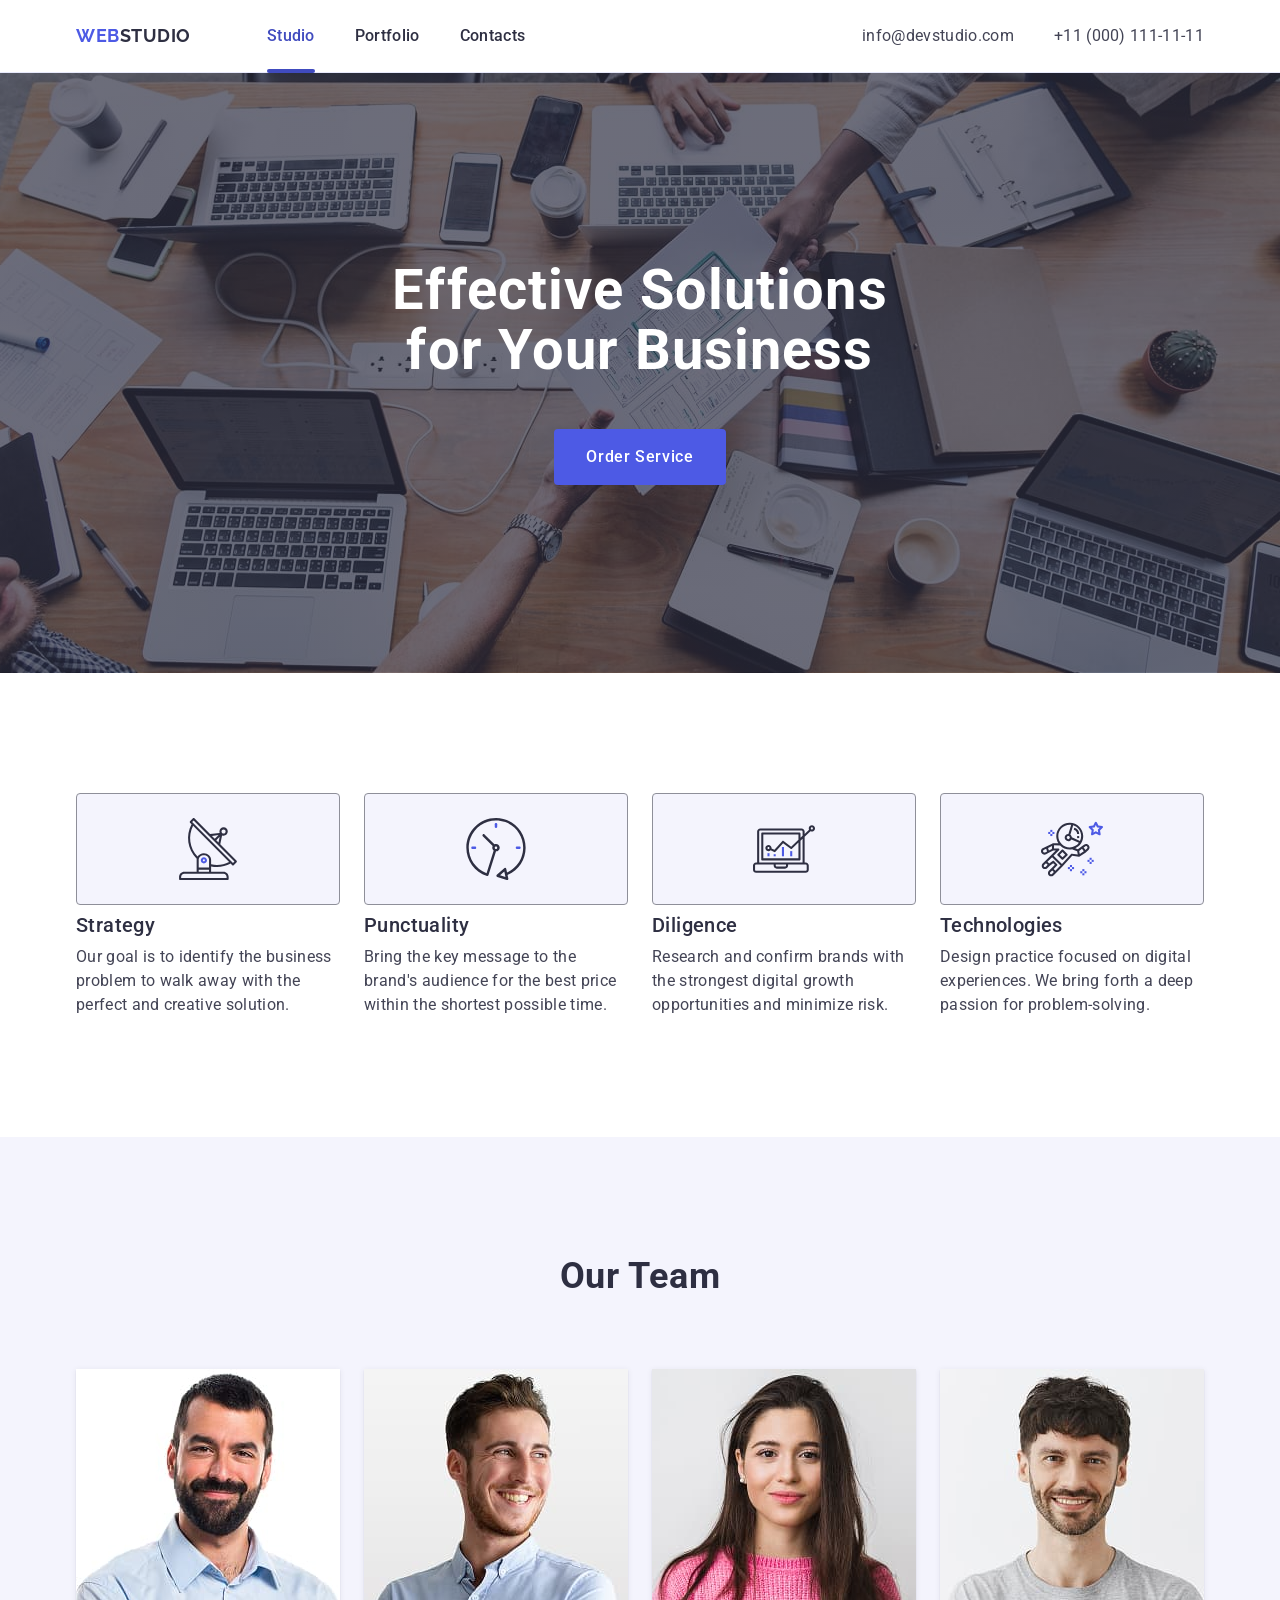
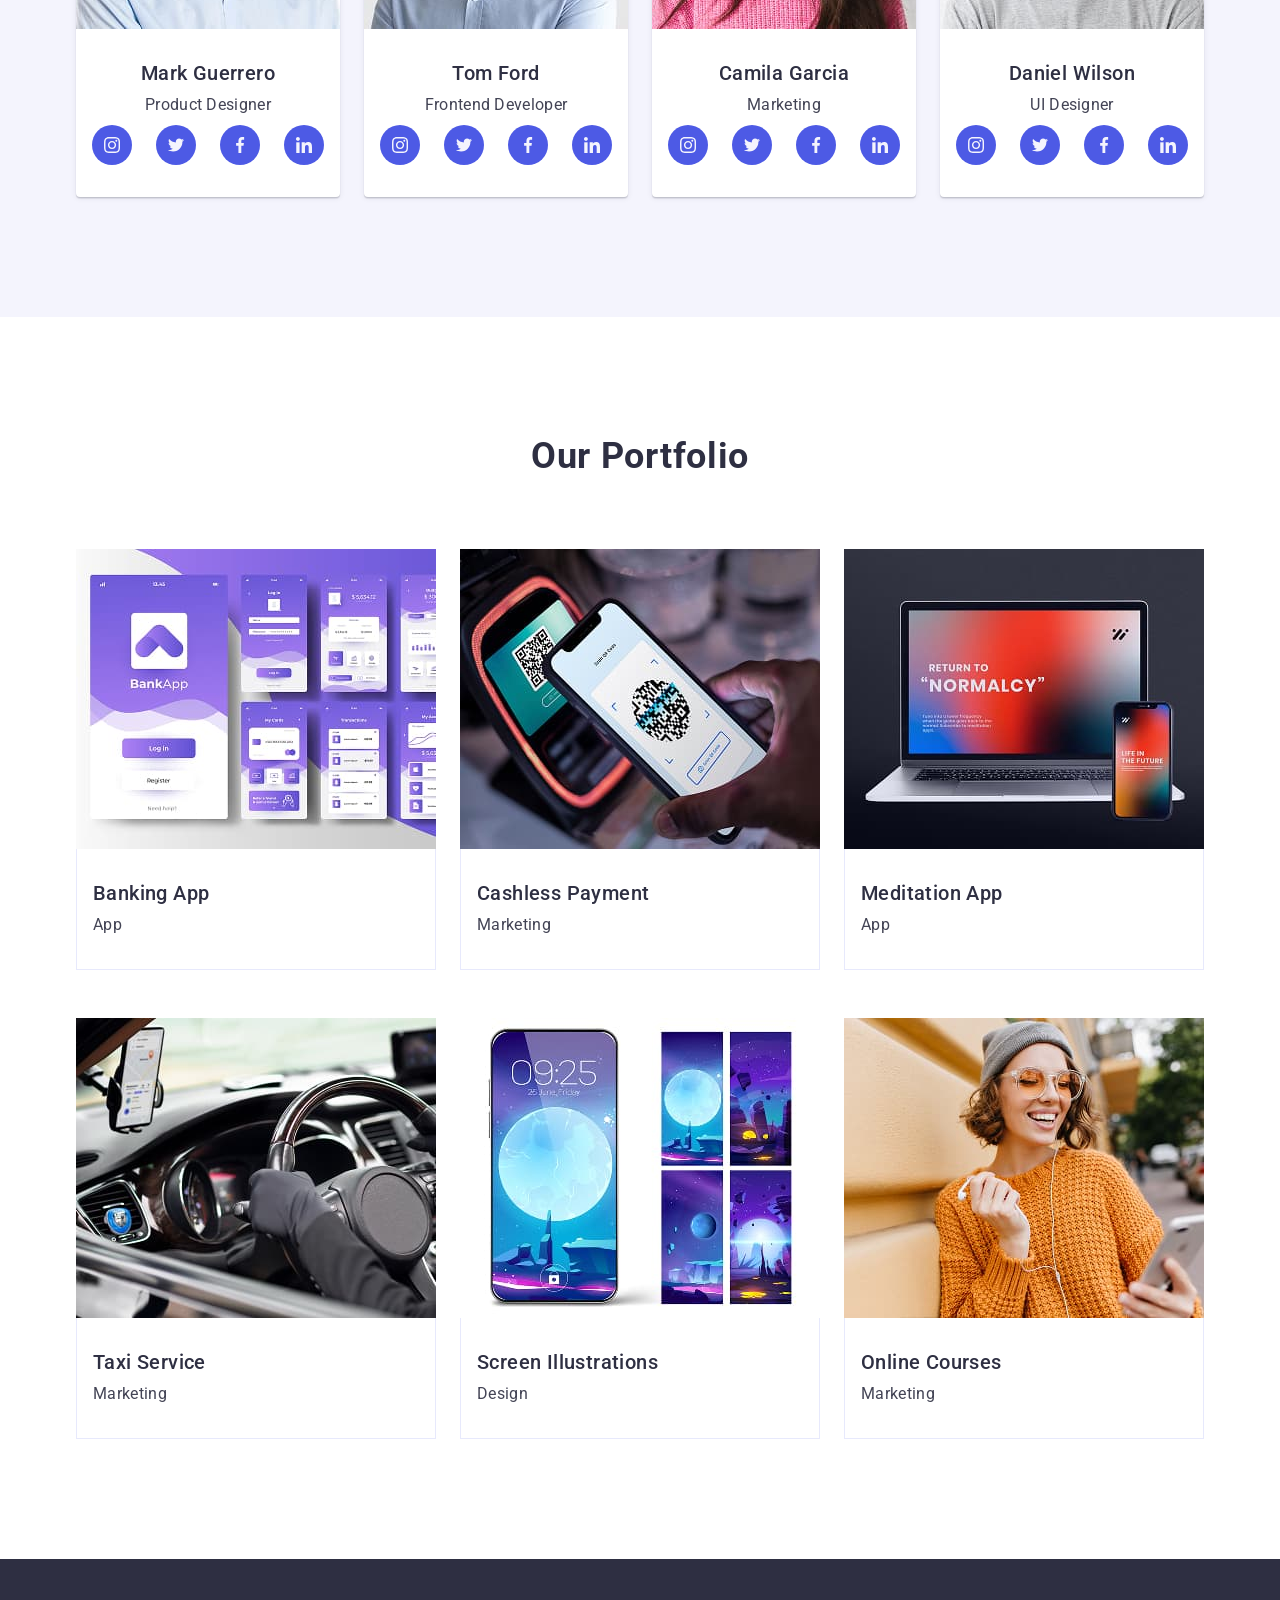
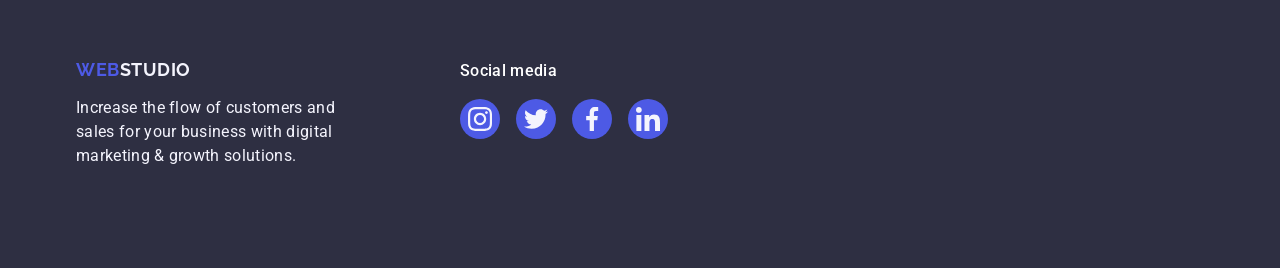
<file: index.html>
<!DOCTYPE html>
<html lang="en">
  <head>
    <meta charset="UTF-8" />
    <meta http-equiv="X-UA-Compatible" content="IE=edge" />
    <meta name="viewport" content="width=device-width, initial-scale=1.0" />
    <title>Document</title>

    <link
      rel="stylesheet"
      href="https://cdnjs.cloudflare.com/ajax/libs/modern-normalize/3.0.1/modern-normalize.min.css"
      integrity="sha512-q6WgHqiHlKyOqslT/lgBgodhd03Wp4BEqKeW6nNtlOY4quzyG3VoQKFrieaCeSnuVseNKRGpGeDU3qPmabCANg=="
      crossorigin="anonymous"
      referrerpolicy="no-referrer"
    />

    <link rel="preconnect" href="https://fonts.googleapis.com" />
    <link rel="preconnect" href="https://fonts.gstatic.com" crossorigin />
    <link
      href="https://fonts.googleapis.com/css2?family=Raleway:wght@700&family=Roboto:wght@400;500;700&display=swap"
      rel="stylesheet"
    />

    <link rel="stylesheet" href="./css/styles.css" />
  </head>
  <body>
    <header class="page-header">
      <div class="container header-container">
        <nav class="header-nav">
          <a class="logo header-logo" href="./index.html"
            >Web<span class="logo-part">Studio</span></a
          >
          <ul class="nav-list">
            <li class="nav-item">
              <a class="nav-link current" href="./index.html">Studio</a>
            </li>
            <li class="nav-item">
              <a class="nav-link" href="">Portfolio</a>
            </li>
            <li class="nav-item">
              <a class="nav-link" href="">Contacts</a>
            </li>
          </ul>
        </nav>
        <address class="contacts">
          <ul class="contacts-list">
            <li class="contacts-item">
              <a class="contacts-link" href="mailto:info@devstudio.com"
                >info@devstudio.com</a
              >
            </li>
            <li class="contacts-item">
              <a class="contacts-link" href="tel:+110001111111"
                >+11 (000) 111-11-11</a
              >
            </li>
          </ul>
        </address>
      </div>
    </header>
    <main>
      <section class="hero">
        <div class="container">
          <h1 class="hero-title">Effective Solutions for Your Business</h1>
          <button type="button" class="hero-btn">Order Service</button>
        </div>
      </section>
      <section class="benefits">
        <div class="container">
          <h2 class="visually-hidden">Benefits</h2>
          <ul class="benefits-list">
            <li class="benefits-item">
              <div class="benefits-icons">
                <svg class="" width="64" height="64">
                  <use href="./images/icons.svg#icon-antenna"></use>
                </svg>
              </div>
              <h3 class="benefits-subtitle">Strategy</h3>
              <p class="benefits-item-text">
                Our goal is to identify the business problem to walk away with
                the perfect and creative solution.
              </p>
            </li>
            <li class="benefits-item">
              <div class="benefits-icons">
                <svg class="" width="64" height="64">
                  <use href="./images/icons.svg#icon-clock"></use>
                </svg>
              </div>
              <h3 class="benefits-subtitle">Punctuality</h3>
              <p class="benefits-item-text">
                Bring the key message to the brand's audience for the best price
                within the shortest possible time.
              </p>
            </li>
            <li class="benefits-item">
              <div class="benefits-icons">
                <svg class="" width="64" height="64">
                  <use href="./images/icons.svg#icon-diagram"></use>
                </svg>
              </div>
              <h3 class="benefits-subtitle">Diligence</h3>
              <p class="benefits-item-text">
                Research and confirm brands with the strongest digital growth
                opportunities and minimize risk.
              </p>
            </li>
            <li class="benefits-item">
              <div class="benefits-icons">
                <svg class="" width="64" height="64">
                  <use href="./images/icons.svg#icon-astronaut"></use>
                </svg>
              </div>
              <h3 class="benefits-subtitle">Technologies</h3>
              <p class="benefits-item-text">
                Design practice focused on digital experiences. We bring forth a
                deep passion for problem-solving.
              </p>
            </li>
          </ul>
        </div>
      </section>
      <section class="team">
        <div class="container">
          <h2 class="team-title">Our Team</h2>
          <ul class="team-list">
            <li class="team-item">
              <img
                src="./images/photo1.jpg"
                alt="Mark Guerrero"
                width="264"
                height="260"
                class="team-images"
              />
              <div class="team-container">
                <h3 class="team-subtitle">Mark Guerrero</h3>
                <p class="team-item-text">Product Designer</p>
                <ul class="team-soc-list">
                  <li class="team-soc-item">
                    <a class="team-soc-icon" href="">
                      <svg class="team-icon" width="16" height="16">
                        <use href="./images/icons.svg#icon-instagram"></use>
                      </svg>
                    </a>
                  </li>
                  <li class="team-soc-item">
                    <a class="team-soc-icon" href="">
                      <svg class="team-icon" width="16" height="16">
                        <use href="./images/icons.svg#icon-twitter"></use>
                      </svg>
                    </a>
                  </li>
                  <li class="team-soc-item">
                    <a class="team-soc-icon" href="">
                      <svg class="team-icon" width="16" height="16">
                        <use href="./images/icons.svg#icon-facebook"></use>
                      </svg>
                    </a>
                  </li>
                  <li class="team-soc-item">
                    <a class="team-soc-icon" href="">
                      <svg class="team-icon" width="16" height="16">
                        <use href="./images/icons.svg#icon-linkedin"></use>
                      </svg>
                    </a>
                  </li>
                </ul>
              </div>
            </li>
            <li class="team-item">
              <img
                src="./images/photo2.jpg"
                alt="Tom Ford"
                width="264"
                height="260"
                class="team-images"
              />
              <div class="team-container">
                <h3 class="team-subtitle">Tom Ford</h3>
                <p class="team-item-text">Frontend Developer</p>
                <ul class="team-soc-list">
                  <li class="team-soc-item">
                    <a class="team-soc-icon" href="">
                      <svg class="team-icon" width="16" height="16">
                        <use href="./images/icons.svg#icon-instagram"></use>
                      </svg>
                    </a>
                  </li>
                  <li class="team-soc-item">
                    <a class="team-soc-icon" href="">
                      <svg class="team-icon" width="16" height="16">
                        <use href="./images/icons.svg#icon-twitter"></use>
                      </svg>
                    </a>
                  </li>
                  <li class="team-soc-item">
                    <a class="team-soc-icon" href="">
                      <svg class="team-icon" width="16" height="16">
                        <use href="./images/icons.svg#icon-facebook"></use>
                      </svg>
                    </a>
                  </li>
                  <li class="team-soc-item">
                    <a class="team-soc-icon" href="">
                      <svg class="team-icon" width="16" height="16">
                        <use href="./images/icons.svg#icon-linkedin"></use>
                      </svg>
                    </a>
                  </li>
                </ul>
              </div>
            </li>
            <li class="team-item">
              <img
                src="./images/photo3.jpg"
                alt="Camila Garcia"
                width="264"
                height="260"
                class="team-images"
              />
              <div class="team-container">
                <h3 class="team-subtitle">Camila Garcia</h3>
                <p class="team-item-text">Marketing</p>
                <ul class="team-soc-list">
                  <li class="team-soc-item">
                    <a class="team-soc-icon" href="">
                      <svg class="team-icon" width="16" height="16">
                        <use href="./images/icons.svg#icon-instagram"></use>
                      </svg>
                    </a>
                  </li>
                  <li class="team-soc-item">
                    <a class="team-soc-icon" href="">
                      <svg class="team-icon" width="16" height="16">
                        <use href="./images/icons.svg#icon-twitter"></use>
                      </svg>
                    </a>
                  </li>
                  <li class="team-soc-item">
                    <a class="team-soc-icon" href="">
                      <svg class="team-icon" width="16" height="16">
                        <use href="./images/icons.svg#icon-facebook"></use>
                      </svg>
                    </a>
                  </li>
                  <li class="team-soc-item">
                    <a class="team-soc-icon" href="">
                      <svg class="team-icon" width="16" height="16">
                        <use href="./images/icons.svg#icon-linkedin"></use>
                      </svg>
                    </a>
                  </li>
                </ul>
              </div>
            </li>
            <li class="team-item">
              <img
                src="./images/photo4.jpg"
                alt="Daniel Wilson"
                width="264"
                height="260"
                class="team-images"
              />
              <div class="team-container">
                <h3 class="team-subtitle">Daniel Wilson</h3>
                <p class="team-item-text">UI Designer</p>
                <ul class="team-soc-list">
                  <li class="team-soc-item">
                    <a class="team-soc-icon" href="">
                      <svg class="team-icon" width="16" height="16">
                        <use href="./images/icons.svg#icon-instagram"></use>
                      </svg>
                    </a>
                  </li>
                  <li class="team-soc-item">
                    <a class="team-soc-icon" href="">
                      <svg class="team-icon" width="16" height="16">
                        <use href="./images/icons.svg#icon-twitter"></use>
                      </svg>
                    </a>
                  </li>
                  <li class="team-soc-item">
                    <a class="team-soc-icon" href="">
                      <svg class="team-icon" width="16" height="16">
                        <use href="./images/icons.svg#icon-facebook"></use>
                      </svg>
                    </a>
                  </li>
                  <li class="team-soc-item">
                    <a class="team-soc-icon" href="">
                      <svg class="team-icon" width="16" height="16">
                        <use href="./images/icons.svg#icon-linkedin"></use>
                      </svg>
                    </a>
                  </li>
                </ul>
              </div>
            </li>
          </ul>
        </div>
      </section>
      <section class="portfolio">
        <div class="container">
          <h2 class="portfolio-title">Our Portfolio</h2>
          <ul class="portfolio-list">
            <li class="portfolio-item">
              <div class="portfolio-item-picture">
                <img
                  src="./images/photo5.jpg"
                  alt="Banking App"
                  width="360"
                  height="300"
                  class="portfolio-images"
                />

                <p class="portfolio-text">
                  14 Stylish and User-Friendly App Design Concepts · Task
                  Manager App · Calorie Tracker App · Exotic Fruit Ecommerce App
                  · Cloud Storage App
                </p>
              </div>
              <div class="portfolio-container">
                <h3 class="portfolio-subtitle">Banking App</h3>
                <p class="portfolio-item-text">App</p>
              </div>
            </li>
            <li class="portfolio-item">
              <div class="portfolio-item-picture">
                <img
                  src="./images/photo6.jpg"
                  alt="Cashless Payment"
                  width="360"
                  height="300"
                  class="portfolio-images"
                />
                <p class="portfolio-text">
                  14 Stylish and User-Friendly App Design Concepts · Task
                  Manager App · Calorie Tracker App · Exotic Fruit Ecommerce App
                  · Cloud Storage App
                </p>
              </div>
              <div class="portfolio-container">
                <h3 class="portfolio-subtitle">Cashless Payment</h3>
                <p class="portfolio-item-text">Marketing</p>
              </div>
            </li>
            <li class="portfolio-item">
              <div class="portfolio-item-picture">
                <img
                  src="./images/photo7.jpg"
                  alt="Meditation App"
                  width="360"
                  height="300"
                  class="portfolio-images"
                />
                <p class="portfolio-text">
                  14 Stylish and User-Friendly App Design Concepts · Task
                  Manager App · Calorie Tracker App · Exotic Fruit Ecommerce App
                  · Cloud Storage App
                </p>
              </div>
              <div class="portfolio-container">
                <h3 class="portfolio-subtitle">Meditation App</h3>
                <p class="portfolio-item-text">App</p>
              </div>
            </li>
            <li class="portfolio-item">
              <div class="portfolio-item-picture">
                <img
                  src="./images/photo8.jpg"
                  alt="Taxi Service"
                  width="360"
                  height="300"
                  class="portfolio-images"
                />
                <p class="portfolio-text">
                  14 Stylish and User-Friendly App Design Concepts · Task
                  Manager App · Calorie Tracker App · Exotic Fruit Ecommerce App
                  · Cloud Storage App
                </p>
              </div>
              <div class="portfolio-container">
                <h3 class="portfolio-subtitle">Taxi Service</h3>
                <p class="portfolio-item-text">Marketing</p>
              </div>
            </li>
            <li class="portfolio-item">
              <div class="portfolio-item-picture">
                <img
                  src="./images/photo9.jpg"
                  alt="Screen Illustrations"
                  width="360"
                  height="300"
                  class="portfolio-images"
                />
                <p class="portfolio-text">
                  14 Stylish and User-Friendly App Design Concepts · Task
                  Manager App · Calorie Tracker App · Exotic Fruit Ecommerce App
                  · Cloud Storage App
                </p>
              </div>
              <div class="portfolio-container">
                <h3 class="portfolio-subtitle">Screen Illustrations</h3>
                <p class="portfolio-item-text">Design</p>
              </div>
            </li>
            <li class="portfolio-item">
              <div class="portfolio-item-picture">
                <img
                  src="./images/photo10.jpg"
                  alt="Online Courses"
                  width="360"
                  height="300"
                  class="portfolio-images"
                />
                <p class="portfolio-text">
                  14 Stylish and User-Friendly App Design Concepts · Task
                  Manager App · Calorie Tracker App · Exotic Fruit Ecommerce App
                  · Cloud Storage App
                </p>
              </div>
              <div class="portfolio-container">
                <h3 class="portfolio-subtitle">Online Courses</h3>
                <p class="portfolio-item-text">Marketing</p>
              </div>
            </li>
          </ul>
        </div>
      </section>
    </main>
    <footer class="page-footer">
      <div class="container footer-container">
        <div class="footer-logo-container">
          <a class="logo footer-logo" href="./index.html"
            >Web<span class="logo-part">Studio</span></a
          >
          <p class="footer-text">
            Increase the flow of customers and sales for your business with
            digital marketing & growth solutions.
          </p>
        </div>
        <div class="footer-soc-container">
          <p class="footer-soc-text">Social media</p>
          <ul class="footer-soc-list">
            <li class="footer-soc-item">
              <a class="footer-soc-icon" href=""
                ><svg class="footer-icon" width="24" height="24">
                  <use href="./images/icons.svg#icon-instagram"></use></svg
              ></a>
            </li>
            <li class="footer-soc-item">
              <a class="footer-soc-icon" href=""
                ><svg class="footer-icon" width="24" height="24">
                  <use href="./images/icons.svg#icon-twitter"></use></svg
              ></a>
            </li>
            <li class="footer-soc-item">
              <a class="footer-soc-icon" href=""
                ><svg class="footer-icon" width="24" height="24">
                  <use href="./images/icons.svg#icon-facebook"></use></svg
              ></a>
            </li>
            <li class="footer-soc-item">
              <a class="footer-soc-icon" href=""
                ><svg class="footer-icon" width="24" height="24">
                  <use href="./images/icons.svg#icon-linkedin"></use></svg
              ></a>
            </li>
          </ul>
        </div>
      </div>
    </footer>
  </body>
</html>
</file>
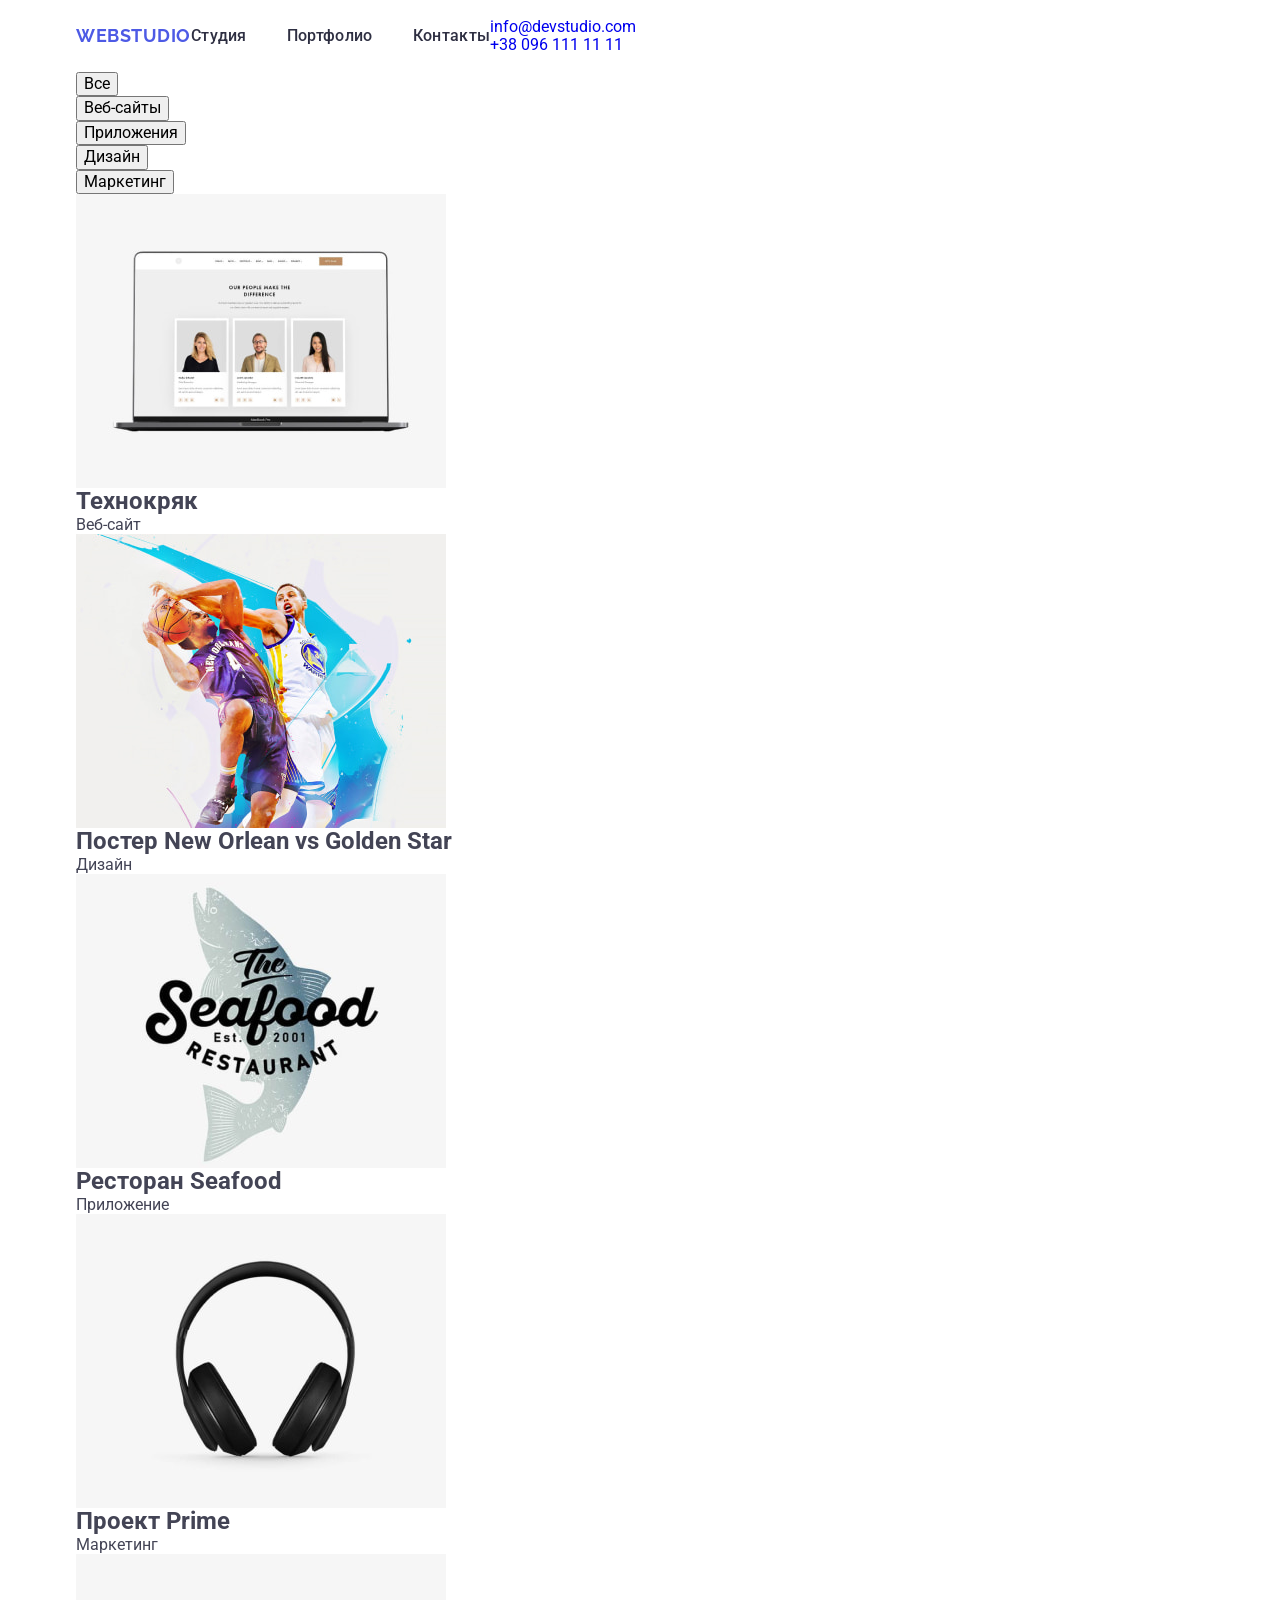
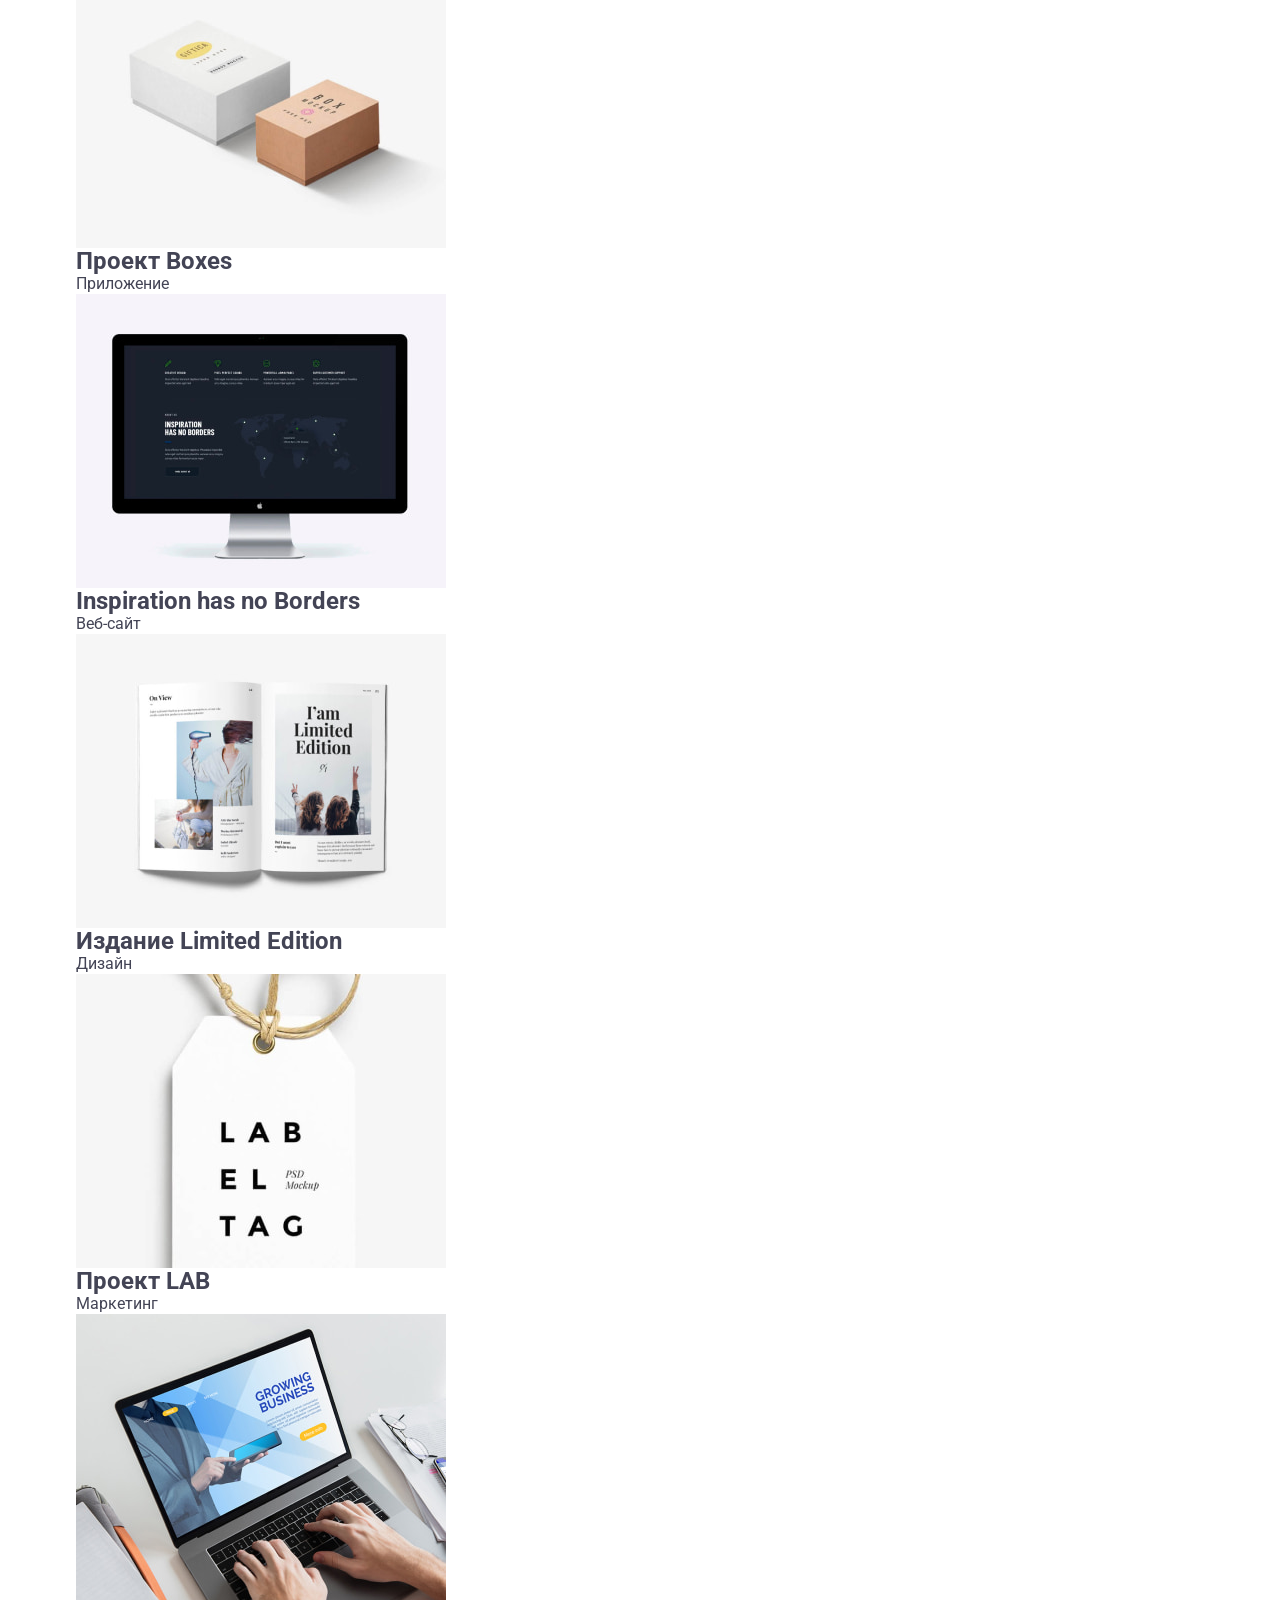
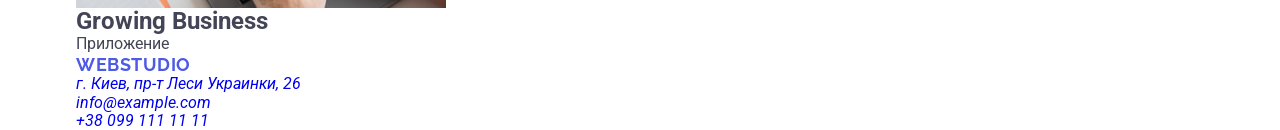
<file: portfolio.html>
<!DOCTYPE html>
<html lang="ru">
<head>
    <meta charset="UTF-8">
    <meta http-equiv="X-UA-Compatible" content="IE=edge">
    <meta name="viewport" content="width=device-width, initial-scale=1.0">
    <title>Document</title>
    <link rel="preconnect" href="https://fonts.googleapis.com">
    <link rel="preconnect" href="https://fonts.gstatic.com" crossorigin>
    <link href="https://fonts.googleapis.com/css2?family=Raleway:wght@700&family=Roboto:wght@400;500;700;900&display=swap" rel="stylesheet">
    <link rel="stylesheet" href="https://cdn.jsdelivr.net/npm/modern-normalize@1.1.0/modern-normalize.min.css">
    <link rel="stylesheet" href="./css/styles.css">
</head>
<body>
    <!-- Шапка сайта  -->
    <header class="header">
        <div class="container header-container">
            <a class="logo link" href="./index.html">Web<span class="logo-primary">Studio</span></a>
        <nav class="nav">
            <ul class="nav-list list">
                <li class="nav-item">
                    <a class="nav-link link" href="./index.html">Студия</a></li>
                <li class="nav-item">
                    <a class="nav-link link" href="./portfolio.html">Портфолио</a></li>
                <li class="nav-item">
                    <a class="nav-link link" href="">Контакты</a></li>
            </ul>
        </nav>
            <ul class="header-list list">
                <li class="header-item">
                    <a class="header-mail link" href="mailto:info@devstudio.com">info@devstudio.com</a></li>
                <li class="header-item">
                    <a class="header-phone link" href="tel:+380961111111">+38 096 111 11 11</a></li>
            </ul>
        </div>
    </header>
    <main>
        <!-- Секция фильтр -->
        <section class="filter section">
            <div class="container">
            <h1 class="visually-hidden">Фильтр</h1>
            <ul class="filter-list list">
                <li class="filter-item">
                    <button class="filter-button" type="button">Все</button></li>
                <li class="filter-item">
                    <button class="filter-button" type="button">Веб-сайты</button></li>
                <li class="filter-item">
                    <button class="filter-button" type="button">Приложения</button></li>
                <li class="filter-item">
                    <button class="filter-button" type="button">Дизайн</button></li>
                <li class="filter-item">
                    <button class="filter-button" type="button">Маркетинг</button></li>
            </ul>
            <ul class="filter-desc list">
                <li class="filter-desc-item">
                    <img class="filter-desc-image" src="./images/portfolio/img1.jpg" alt="Ноутбук с сайтом" width="370" height="294">
                    <div class="filter-content">
                    <h2 class="filter-desc-title">Технокряк</h2>
                    <p class="filter-desc-text">Веб-сайт</p>
                    </div>
                </li>
                <li class="filter-desc-item">
                    <img class="filter-desc-image" src="./images/portfolio/img2.jpg" alt="Постер баскетболистов" width="370" height="294">
                    <div class="filter-content">
                    <h2 class="filter-desc-title" lang="en">Постер New Orlean vs Golden Star</h2>
                    <p class="filter-desc-text">Дизайн</p>
                    </div>
                </li>
                <li class="filter-desc-item">
                    <img class="filter-desc-image" src="./images/portfolio/img3.jpg" alt="Ресторан Seafood" width="370" height="294">
                    <div class="filter-content">
                    <h2 class="filter-desc-title" lang="en">Ресторан Seafood</h2>
                    <p class="filter-desc-text">Приложение</p>
                    </div>
                </li>
                <li class="filter-desc-item">
                    <img class="filter-desc-image" src="./images/portfolio/img4.jpg" alt="Наушники" width="370" height="294">
                    <div class="filter-content">
                    <h2 class="filter-desc-title" lang="en">Проект Prime</h2>
                    <p class="filter-desc-text">Маркетинг</p>
                    </div>
                </li>
                <li class="filter-desc-item">
                    <img class="filter-desc-image" src="./images/portfolio/img5.jpg" alt="Две коробочки" width="370" height="294">
                    <div class="filter-content">
                    <h2 class="filter-desc-title" lang="en">Проект Boxes</h2>
                    <p class="filter-desc-text">Приложение</p>
                    </div>
                </li>
                <li class="filter-desc-item">
                    <img class="filter-desc-image" src="./images/portfolio/img6.jpg" alt="Монитор" width="370" height="294">
                    <div class="filter-content">
                    <h2 class="filter-desc-title" lang="en">Inspiration has no Borders</h2>
                    <p class="filter-desc-text">Веб-сайт</p>
                    </div>
                </li>
                <li class="filter-desc-item">
                    <img class="filter-desc-image" src="./images/portfolio/img7.jpg" alt="Открытая книга" width="370" height="294">
                    <div class="filter-content">
                    <h2 class="filter-desc-title" lang="en">Издание Limited Edition</h2>
                    <p class="filter-desc-text">Дизайн</p>
                    </div>
                </li>
                <li class="filter-desc-item">
                    <img class="filter-desc-image" src="./images/portfolio/img8.jpg" alt="Этикетка" width="370" height="294">
                    <div class="filter-content">
                    <h2 class="filter-desc-title" lang="en">Проект LAB</h2>
                    <p class="filter-desc-text">Маркетинг</p>
                    </div>
                </li>
                <li class="filter-desc-item">
                    <img class="filter-desc-image" src="./images/portfolio/img9.jpg" alt="Робота за ноутбуком" width="370" height="294">
                    <div class="filter-content">
                    <h2 class="filter-desc-title" lang="en">Growing Business</h2>
                    <p class="filter-desc-text">Приложение</p>
                    </div>
                </li>
            </ul>
            </div>
        </section>
    </main>
    <!-- Подвал сайта -->
    <footer class="footer">
        <div class="container">
        <a class="logo link" href="./index.html">Web<span class="logo-secondary">Studio</span></a>
        <address class="address">
        <ul class="address-list list">
            <li class="address-item">
                <a class="address-map link" href="https://goo.gl/maps/B8ouL8VhwgZkE1V38">г. Киев, пр-т Леси Украинки, 26</a></li>
            <li class="address-item">
                <a class="address-mail link" href="mailto:info@example.com">info@example.com</a></li>
            <li class="address-item">
                <a class="address-phone link" href="tel:+380991111111">+38 099 111 11 11</a></li>
        </ul>
        </address>
        </div>
    </footer>   
</body>
</html>
</file>
<file: css/styles.css>
body {
  font-family: "Roboto", sans-serif;
  color: #434455;
  background-color: #fff;
}

ul,
ol {
  list-style-type: none;
  margin: 0;
  padding: 0;
}

h1,
h2,
h3,
h4,
h5,
h6,
p {
  margin: 0;
}

a {
  text-decoration: none;
}

img {
  display: block;
}

.container {
  max-width: 1158px;
  padding-left: 15px;
  padding-right: 15px;
  margin: 0 auto;
}

/* -----header----- */

.page-header {
  border-bottom: 1px solid #e7e9fc;
  box-shadow: 0 1px 6px 0 rgba(46, 47, 66, 0.08),
    0 1px 1px 0 rgba(46, 47, 66, 0.16), 0 2px 1px 0 rgba(46, 47, 66, 0.08);
}

.header-container {
  display: flex;
  align-items: center;
}

.header-nav {
  display: flex;
  align-items: center;
}

.logo {
  font-family: "Raleway", sans-serif;
  font-weight: 700;
  font-size: 18px;
  line-height: 1.17;
  letter-spacing: 0.03em;
  text-transform: uppercase;
  color: #4d5ae5;
}

.header-logo {
  padding: 24px 0;
  margin-right: 76px;
}

.header-logo .logo-part {
  color: #2e2f42;
}

.nav-list {
  display: flex;
  align-items: center;
  gap: 40px;
}

.nav-link {
  display: block;
  padding: 24px 0;
  font-weight: 500;
  font-size: 16px;
  line-height: 1.5;
  letter-spacing: 0.02em;
  color: #2e2f42;
  transition: color 250ms cubic-bezier(0.4, 0, 0.2, 1);
}

.nav-link.current {
  position: relative;
}

.nav-link.current::after {
  content: "";
  position: absolute;
  left: 0;
  bottom: -1px;
  width: 100%;
  height: 4px;
  border-radius: 2px;
  background-color: #404bbf;
}

.contacts {
  font-style: normal;
  margin-left: auto;
}

.contacts-list {
  display: flex;
  align-items: center;
  gap: 40px;
}

.contacts-link {
  display: block;
  padding: 24px 0;
  font-size: 16px;
  line-height: 1.5;
  letter-spacing: 0.02em;
  color: #434455;
  transition: color 250ms cubic-bezier(0.4, 0, 0.2, 1);
}

.nav-link:hover,
.nav-link:focus,
.contacts-link:hover,
.contacts-link:focus,
.nav-link.current {
  color: #404bbf;
}

/* -----header----- */

/* -----hero----- */

.hero {
  background-color: #2e2f42;
  padding-bottom: 188px;
  padding-top: 188px;
  max-width: 1440px;
  margin: 0 auto;
  background-image: linear-gradient(
      rgba(46, 47, 66, 0.7),
      rgba(46, 47, 66, 0.7)
    ),
    url(../images/people-office.jpg);
  background-repeat: no-repeat;
  background-position: center;
  background-size: cover;
}

.hero-title {
  font-size: 56px;
  line-height: 1.07;
  letter-spacing: 0.02em;
  text-align: center;
  color: #fff;
  max-width: 496px;
  margin-left: auto;
  margin-right: auto;
  margin-bottom: 48px;
}

.hero-btn {
  display: block;
  cursor: pointer;
  font-weight: 500;
  font-size: 16px;
  line-height: 1.5;
  letter-spacing: 0.04em;
  background-color: #4d5ae5;
  color: #fff;
  min-width: 169px;
  height: 56px;
  border-radius: 4px;
  margin: 0 auto;
  padding: 16px 32px;
  border: none;
  transition: background-color 250ms cubic-bezier(0.4, 0, 0.2, 1);
}

.hero-btn:hover,
.hero-btn:focus {
  background-color: #404bbf;
}

/* -----hero----- */

/* -----benefits----- */

.benefits {
  padding-top: 120px;
  padding-bottom: 120px;
}

.visually-hidden {
  position: absolute;
  width: 1px;
  height: 1px;
  margin: -1px;
  border: 0;
  padding: 0;
  white-space: nowrap;
  clip-path: inset(100%);
  clip: rect(0 0 0 0);
  overflow: hidden;
}

.benefits-list {
  display: flex;
  gap: 24px;
}

.benefits-item {
  flex-basis: calc((100% - 72px) / 4);
}

.benefits-icons {
  display: flex;
  align-items: center;
  justify-content: center;
  padding: 24px 100px;
  border: 1px solid #8e8f99;
  border-radius: 4px;
  width: 264px;
  height: 112px;
  margin-bottom: 8px;
  background-color: #f4f4fd;
}

.benefits-subtitle {
  font-weight: 500;
  font-size: 20px;
  line-height: 1.2;
  letter-spacing: 0.02em;
  color: #2e2f42;
  margin-bottom: 8px;
}

.benefits-item-text {
  font-size: 16px;
  line-height: 1.5;
  letter-spacing: 0.02em;
}

/* -----benefits----- */

/* -----team----- */

.team {
  background-color: #f4f4fd;
  padding-top: 120px;
  padding-bottom: 120px;
}

.team-title {
  text-transform: capitalize;
  font-size: 36px;
  line-height: 1.11;
  letter-spacing: 0.02em;
  text-align: center;
  color: #2e2f42;
  margin-bottom: 72px;
}

.team-list {
  display: flex;
  gap: 24px;
}

.team-item {
  background-color: #ffffff;
  flex-basis: calc((100% - 72px) / 4);
  border-radius: 0 0 4px 4px;
  box-shadow: 0 2px 1px 0 rgba(46, 47, 66, 0.08),
    0 1px 1px 0 rgba(46, 47, 66, 0.16), 0 1px 6px 0 rgba(46, 47, 66, 0.08);
}

.team-item-text {
  margin-bottom: 8px;
}

.team-soc-list {
  display: flex;
  justify-content: center;
  gap: 24px;
  padding: 0 16px;
}

.team-soc-item {
  width: 40px;
  height: 40px;
  flex-basis: calc((100% - 72px) / 4);
}

.team-soc-icon {
  display: flex;
  width: 100%;
  height: 100%;
  background-color: #4d5ae5;
  border-radius: 50%;
  align-items: center;
  justify-content: center;
  transition: background-color 250ms cubic-bezier(0.4, 0, 0.2, 1);
}

.team-soc-icon:hover,
.team-soc-icon:focus {
  background-color: #404bbf;
}

.team-icon {
  fill: #f4f4fd;
}

.team-container {
  padding: 32px 0;
}

.team-subtitle {
  font-weight: 500;
  font-size: 20px;
  line-height: 1.2;
  letter-spacing: 0.02em;
  text-align: center;
  color: #2e2f42;
  margin-bottom: 8px;
}

.team-item-text {
  font-size: 16px;
  line-height: 1.5;
  letter-spacing: 0.02em;
  text-align: center;
}

/* -----team----- */

/* -----portfolio----- */

.portfolio {
  padding-top: 120px;
  padding-bottom: 120px;
}

.portfolio-title {
  text-transform: capitalize;
  font-size: 36px;
  line-height: 1.11;
  letter-spacing: 0.02em;
  text-align: center;
  color: #2e2f42;
  margin-bottom: 72px;
}

.portfolio-list {
  display: flex;
  flex-wrap: wrap;
  column-gap: 24px;
  row-gap: 48px;
}

.portfolio-item {
  width: calc((100% - 48) / 3);
  transition: box-shadow 250ms cubic-bezier(0.4, 0, 0.2, 1);
}

.portfolio-item:hover {
  box-shadow: 0 2px 1px 0 rgba(46, 47, 66, 0.08),
    0 1px 1px 0 rgba(46, 47, 66, 0.16), 0 1px 6px 0 rgba(46, 47, 66, 0.08);
  background: #fff;
}

.portfolio-item:hover .portfolio-text {
  transform: translateY(0);
}

.portfolio-item-picture {
  position: relative;
  overflow: hidden;
}

.portfolio-text {
  position: absolute;
  top: 0;
  background-color: #4d5ae5;
  font-size: 16px;
  line-height: 1.5;
  letter-spacing: 0.02em;
  color: #f4f4fd;
  padding: 40px 32px;
  height: 100%;
  transform: translateY(100%);
  transition: transform 250ms cubic-bezier(0.4, 0, 0.2, 1);
}

.portfolio-container {
  padding: 32px 16px;
  border-bottom: 1px solid #e7e9fc;
  border-left: 1px solid #e7e9fc;
  border-right: 1px solid #e7e9fc;
}

.portfolio-subtitle {
  font-weight: 500;
  font-size: 20px;
  line-height: 1.2;
  letter-spacing: 0.02em;
  color: #2e2f42;
  margin-bottom: 8px;
}

.portfolio-item-text {
  font-size: 16px;
  line-height: 1.5;
  letter-spacing: 0.02em;
}

/* -----portfolio----- */

/* -----footer----- */

.page-footer {
  background-color: #2e2f42;
  padding-top: 100px;
  padding-bottom: 100px;
}

.footer-container {
  display: flex;
  align-items: baseline;
}

.footer-logo-container {
  margin-right: 120px;
}

.footer-logo {
  display: inline-block;
  margin-bottom: 16px;
}

.footer-logo .logo-part {
  color: #f4f4fd;
}

.footer-text {
  font-size: 16px;
  line-height: 1.5;
  letter-spacing: 0.02em;
  color: #f4f4fd;
  max-width: 264px;
}

.footer-soc-text {
  font-weight: 500;
  font-size: 16px;
  line-height: 1.5;
  letter-spacing: 0.02em;
  color: #fff;
  margin-bottom: 16px;
}

.footer-soc-list {
  display: flex;
  gap: 16px;
}

.footer-soc-item {
  width: 40px;
  height: 40px;
}

.footer-soc-icon {
  display: flex;
  align-items: center;
  justify-content: center;
  width: 100%;
  height: 100%;
  background-color: #4d5ae5;
  border-radius: 50%;
  transition: background-color 250ms cubic-bezier(0.4, 0, 0.2, 1);
}

.footer-soc-icon:hover,
.footer-soc-icon:focus {
  background-color: #31d0aa;
}

.footer-icon {
  fill: #f4f4fd;
}

/* -----footer----- */
</file>
